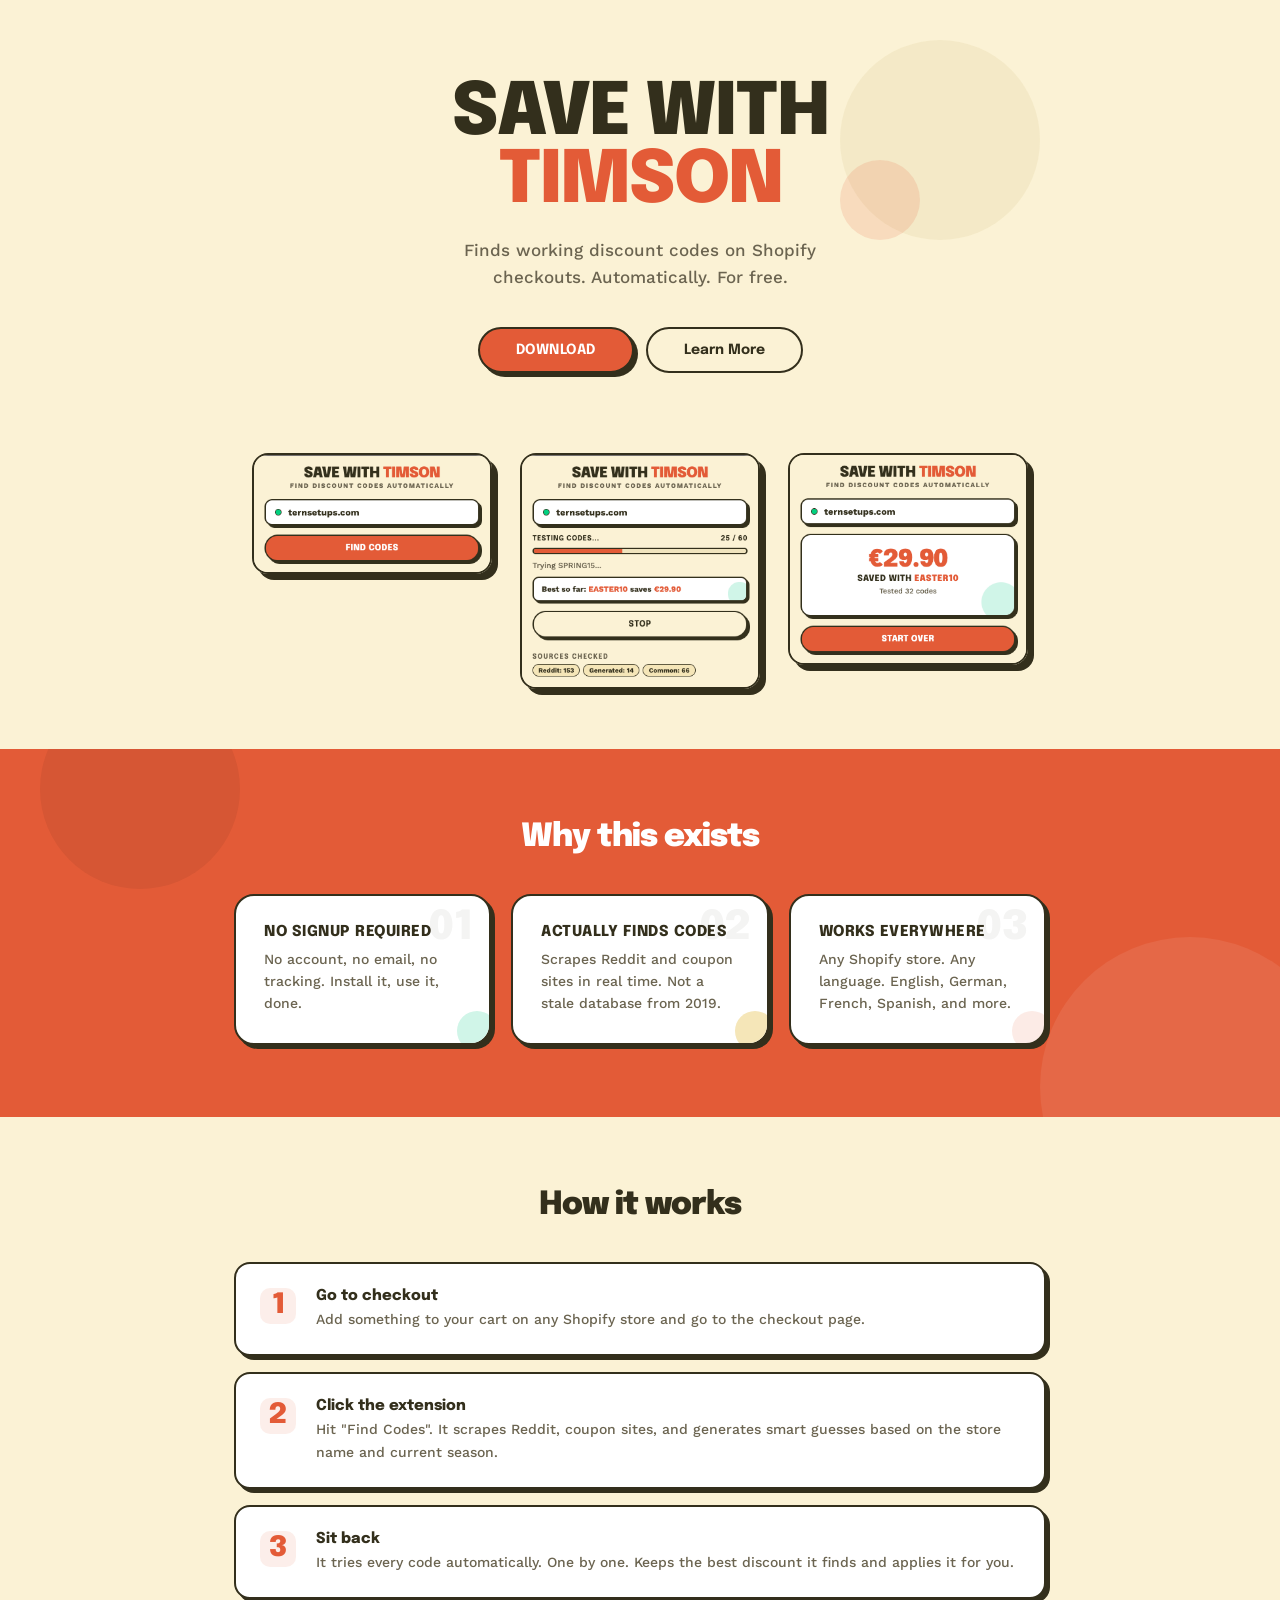
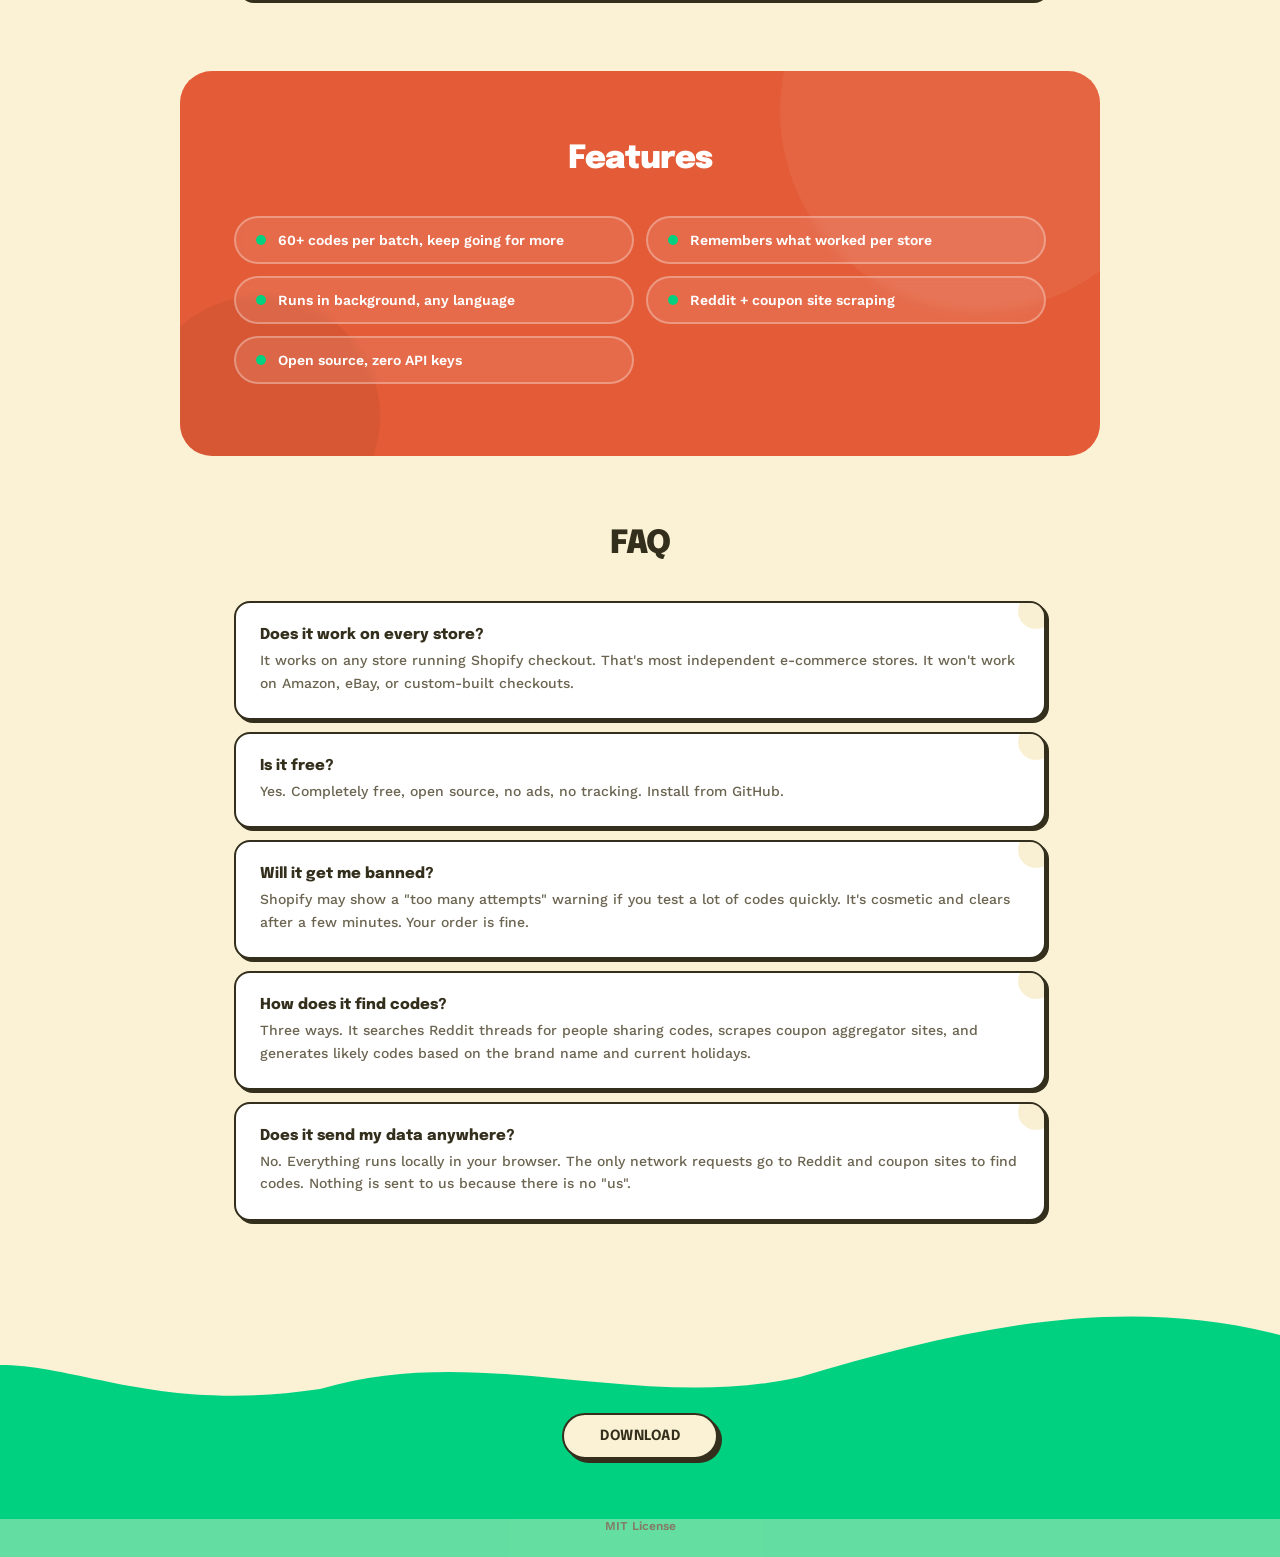
<file: docs/index.html>
<!DOCTYPE html>
<html lang="en">
<head>
  <meta charset="UTF-8">
  <meta name="viewport" content="width=device-width, initial-scale=1.0">
  <title>Save with Timson</title>
  <link rel="icon" type="image/svg+xml" href="./favicon.svg">
  <link rel="preconnect" href="https://fonts.googleapis.com">
  <link rel="preconnect" href="https://fonts.gstatic.com" crossorigin>
  <link href="https://fonts.googleapis.com/css2?family=Epilogue:wght@400;500;600;700;800;900&family=Work+Sans:wght@400;500;600;700&display=swap" rel="stylesheet">
  <style>
    :root {
      --primary: #E35B37;
      --primary-dark: #a83110;
      --secondary: #F4B41A;
      --secondary-light: #f5e6b8;
      --tertiary: #00D180;
      --tertiary-light: #d0f5e8;
      --surface: #FBF2D5;
      --surface-dim: #f0e4be;
      --surface-card: #ffffff;
      --on-surface: #332f1c;
      --on-surface-muted: #6b6450;
    }

    * { margin: 0; padding: 0; box-sizing: border-box; }

    body {
      font-family: 'Work Sans', sans-serif;
      background: var(--surface);
      color: var(--on-surface);
      overflow-x: hidden;
    }

    /* ---- HERO ---- */
    .hero {
      padding: 80px 24px 40px;
      position: relative;
      overflow: hidden;
      max-width: 960px;
      margin: 0 auto;
    }

    .hero::before {
      content: '';
      position: absolute;
      width: 200px;
      height: 200px;
      border-radius: 50%;
      background: var(--surface-dim);
      opacity: 0.6;
      top: 40px;
      right: 80px;
    }

    .hero::after {
      content: '';
      position: absolute;
      width: 80px;
      height: 80px;
      border-radius: 50%;
      background: var(--primary);
      opacity: 0.15;
      top: 160px;
      right: 200px;
    }

    .hero-content {
      position: relative;
      z-index: 1;
      text-align: center;
    }

    .hero h1 {
      font-family: 'Epilogue', sans-serif;
      font-weight: 900;
      font-size: clamp(44px, 7vw, 72px);
      color: var(--on-surface);
      letter-spacing: -2px;
      line-height: 0.95;
      margin-bottom: 20px;
    }

    .hero h1 span {
      color: var(--primary);
    }

    .hero .tagline {
      font-size: 17px;
      font-weight: 500;
      color: var(--on-surface-muted);
      max-width: 440px;
      margin: 0 auto 36px;
      line-height: 1.6;
    }

    .hero-actions {
      display: flex;
      gap: 12px;
      justify-content: center;
      flex-wrap: wrap;
    }

    /* ---- BUTTONS ---- */
    .btn-primary {
      display: inline-flex;
      align-items: center;
      gap: 8px;
      padding: 14px 36px;
      background: var(--primary);
      color: #fff;
      font-family: 'Epilogue', sans-serif;
      font-size: 14px;
      font-weight: 700;
      text-transform: uppercase;
      letter-spacing: 0.5px;
      text-decoration: none;
      border: 2px solid var(--on-surface);
      border-radius: 100px;
      box-shadow: 4px 4px 0px var(--on-surface);
      transition: all 0.2s;
      cursor: pointer;
    }

    .btn-primary:hover {
      background: var(--primary-dark);
      box-shadow: 6px 6px 0px var(--on-surface);
      transform: translateY(-2px);
    }

    .btn-primary:active {
      box-shadow: 2px 2px 0px var(--on-surface);
      transform: translate(2px, 2px);
    }

    .btn-ghost {
      display: inline-flex;
      align-items: center;
      gap: 8px;
      padding: 14px 36px;
      background: transparent;
      color: var(--on-surface);
      font-family: 'Epilogue', sans-serif;
      font-size: 14px;
      font-weight: 700;
      text-decoration: none;
      border: 2px solid var(--on-surface);
      border-radius: 100px;
      transition: all 0.2s;
      cursor: pointer;
    }

    .btn-ghost:hover {
      background: var(--surface-dim);
    }

    /* ---- SCREENSHOTS ---- */
    .screenshots {
      display: flex;
      justify-content: center;
      align-items: flex-start;
      gap: 28px;
      padding: 40px 24px 60px;
      flex-wrap: wrap;
      max-width: 960px;
      margin: 0 auto;
    }

    .screenshots img {
      width: 240px;
      height: auto;
      border: 2px solid var(--on-surface);
      border-radius: 16px;
      box-shadow: 6px 6px 0px var(--on-surface);
    }

    /* ---- SECTIONS ---- */
    .section-inner {
      max-width: 860px;
      margin: 0 auto;
      padding: 72px 24px;
    }

    .section-title {
      font-family: 'Epilogue', sans-serif;
      font-weight: 900;
      font-size: 32px;
      color: var(--on-surface);
      letter-spacing: -1px;
      margin-bottom: 40px;
      text-align: center;
    }

    /* ---- USP SECTION ---- */
    .usp-section {
      background: var(--primary);
      position: relative;
      overflow: hidden;
    }

    .usp-section::before {
      content: '';
      position: absolute;
      width: 300px;
      height: 300px;
      border-radius: 50%;
      background: rgba(255, 255, 255, 0.08);
      bottom: -120px;
      right: -60px;
    }

    .usp-section::after {
      content: '';
      position: absolute;
      width: 200px;
      height: 200px;
      border-radius: 50%;
      background: rgba(0, 0, 0, 0.06);
      top: -60px;
      left: 40px;
    }

    .usp-section .section-title {
      color: #fff;
    }

    .usp-grid {
      display: grid;
      grid-template-columns: repeat(auto-fit, minmax(240px, 1fr));
      gap: 20px;
      position: relative;
      z-index: 1;
    }

    .usp-card {
      background: var(--surface-card);
      border: 2px solid var(--on-surface);
      border-radius: 20px;
      padding: 28px;
      position: relative;
      overflow: hidden;
      box-shadow: 4px 4px 0px var(--on-surface);
    }

    .usp-card::after {
      content: '';
      position: absolute;
      width: 40px;
      height: 40px;
      border-radius: 50%;
      bottom: -8px;
      right: -8px;
    }

    .usp-card:nth-child(1)::after { background: var(--tertiary-light); }
    .usp-card:nth-child(2)::after { background: var(--secondary-light); }
    .usp-card:nth-child(3)::after { background: rgba(227, 91, 55, 0.12); }

    .usp-card .number {
      font-family: 'Epilogue', sans-serif;
      font-weight: 900;
      font-size: 40px;
      color: var(--on-surface);
      opacity: 0.05;
      position: absolute;
      top: 12px;
      right: 16px;
      line-height: 1;
    }

    .usp-card h3 {
      font-family: 'Epilogue', sans-serif;
      font-size: 15px;
      font-weight: 800;
      text-transform: uppercase;
      letter-spacing: 0.5px;
      margin-bottom: 8px;
    }

    .usp-card p {
      font-size: 14px;
      font-weight: 500;
      line-height: 1.6;
      color: var(--on-surface-muted);
    }

    /* ---- HOW IT WORKS ---- */
    .how-section {
      background: var(--surface);
    }

    .steps {
      display: flex;
      flex-direction: column;
      gap: 16px;
    }

    .step {
      display: flex;
      align-items: flex-start;
      gap: 20px;
      background: var(--surface-card);
      border: 2px solid var(--on-surface);
      border-radius: 16px;
      padding: 24px;
      box-shadow: 4px 4px 0px var(--on-surface);
    }

    .step-num {
      font-family: 'Epilogue', sans-serif;
      font-weight: 900;
      font-size: 28px;
      color: var(--primary);
      line-height: 1;
      flex-shrink: 0;
      width: 36px;
      height: 36px;
      display: flex;
      align-items: center;
      justify-content: center;
      background: rgba(227, 91, 55, 0.1);
      border-radius: 10px;
    }

    .step-content h3 {
      font-family: 'Epilogue', sans-serif;
      font-size: 15px;
      font-weight: 800;
      margin-bottom: 4px;
    }

    .step-content p {
      font-size: 14px;
      font-weight: 500;
      line-height: 1.6;
      color: var(--on-surface-muted);
    }

    /* ---- FEATURES SECTION ---- */
    .features-section {
      background: var(--primary);
      position: relative;
      overflow: hidden;
      border-radius: 32px;
      max-width: 920px;
      margin: 0 auto;
    }

    .features-section::before {
      content: '';
      position: absolute;
      width: 400px;
      height: 400px;
      border-radius: 50%;
      background: rgba(255, 255, 255, 0.06);
      top: -160px;
      right: -80px;
    }

    .features-section::after {
      content: '';
      position: absolute;
      width: 240px;
      height: 240px;
      border-radius: 50%;
      background: rgba(0, 0, 0, 0.05);
      bottom: -80px;
      left: -40px;
    }

    .features-section .section-title {
      color: #fff;
    }

    .features-section .section-inner {
      position: relative;
      z-index: 1;
    }

    .feature-list {
      display: grid;
      grid-template-columns: 1fr 1fr;
      gap: 12px;
    }

    .feature-item {
      display: flex;
      align-items: center;
      gap: 12px;
      padding: 14px 20px;
      border: 2px solid rgba(255, 255, 255, 0.3);
      border-radius: 100px;
      font-size: 14px;
      font-weight: 600;
      background: rgba(255, 255, 255, 0.1);
      color: #fff;
      backdrop-filter: blur(4px);
    }

    .feature-dot {
      width: 10px;
      height: 10px;
      background: var(--tertiary);
      border-radius: 50%;
      flex-shrink: 0;
    }

    /* ---- FAQ ---- */
    .faq-section {
      background: var(--surface);
    }

    .faq-list {
      display: flex;
      flex-direction: column;
      gap: 12px;
    }

    .faq-item {
      background: var(--surface-card);
      border: 2px solid var(--on-surface);
      border-radius: 16px;
      padding: 24px;
      position: relative;
      overflow: hidden;
      box-shadow: 3px 3px 0px var(--on-surface);
    }

    .faq-item::before {
      content: '';
      position: absolute;
      width: 36px;
      height: 36px;
      border-radius: 50%;
      top: -10px;
      right: -10px;
      background: var(--secondary-light);
      opacity: 0.6;
    }

    .faq-item h3 {
      font-family: 'Epilogue', sans-serif;
      font-size: 15px;
      font-weight: 800;
      margin-bottom: 6px;
    }

    .faq-item p {
      font-size: 14px;
      font-weight: 500;
      line-height: 1.6;
      color: var(--on-surface-muted);
    }

    /* ---- FOOTER CTA ---- */
    .footer-cta {
      text-align: center;
      padding: 120px 24px 60px;
      position: relative;
      overflow: hidden;
      background: var(--tertiary);
    }

    .footer-cta .btn-primary {
      position: relative;
      z-index: 1;
      background: var(--surface);
      color: var(--on-surface);
    }

    .footer-cta .btn-primary:hover {
      background: var(--surface-dim);
    }

    .footer-cta .wave {
      position: absolute;
      top: 0;
      left: 0;
      right: 0;
      height: 120px;
      background-image: url("data:image/svg+xml,%3Csvg xmlns='http://www.w3.org/2000/svg' viewBox='0 0 400 100' preserveAspectRatio='none'%3E%3Cpath d='M0,0 L400,0 L400,35 C350,0 300,30 250,70 C200,100 150,40 100,80 C50,100 25,60 0,60 Z' fill='%23FBF2D5'/%3E%3C/svg%3E");
      background-size: 100% 100%;
    }

    /* ---- FOOTER BAR ---- */
    .footer-bar {
      background: var(--tertiary);
      text-align: center;
      padding: 0 24px 24px;
      font-size: 12px;
      font-weight: 600;
      color: var(--on-surface);
      opacity: 0.6;
    }

    /* ---- RESPONSIVE ---- */
    @media (max-width: 700px) {
      .feature-list { grid-template-columns: 1fr; }
      .screenshots { gap: 16px; }
      .screenshots img { width: 200px; }
    }
  </style>
</head>
<body>

  <!-- HERO -->
  <div class="hero">
    <div class="hero-content">
      <h1>SAVE WITH<br><span>TIMSON</span></h1>
      <p class="tagline">
        Finds working discount codes on Shopify checkouts. Automatically. For free.
      </p>
      <div class="hero-actions">
        <a href="https://github.com/OnlyTimsons/SaveWithTimson/releases/latest" class="btn-primary">Download</a>
        <a href="https://github.com/OnlyTimsons/SaveWithTimson" class="btn-ghost">Learn More</a>
      </div>
    </div>
  </div>

  <!-- SCREENSHOTS -->
  <div class="screenshots">
    <img src="../screenshots/idle.png" alt="Ready state">
    <img src="../screenshots/searching.png" alt="Searching for codes">
    <img src="../screenshots/found.png" alt="Discount found">
  </div>

  <!-- WHY THIS -->
  <div class="usp-section">
    <div class="section-inner">
      <h2 class="section-title">Why this exists</h2>
      <div class="usp-grid">
        <div class="usp-card">
          <h3>No signup required</h3>
          <p>No account, no email, no tracking. Install it, use it, done.</p>
          <span class="number">01</span>
        </div>
        <div class="usp-card">
          <h3>Actually finds codes</h3>
          <p>Scrapes Reddit and coupon sites in real time. Not a stale database from 2019.</p>
          <span class="number">02</span>
        </div>
        <div class="usp-card">
          <h3>Works everywhere</h3>
          <p>Any Shopify store. Any language. English, German, French, Spanish, and more.</p>
          <span class="number">03</span>
        </div>
      </div>
    </div>
  </div>

  <!-- HOW IT WORKS -->
  <div class="how-section">
    <div class="section-inner">
      <h2 class="section-title">How it works</h2>
      <div class="steps">
        <div class="step">
          <span class="step-num">1</span>
          <div class="step-content">
            <h3>Go to checkout</h3>
            <p>Add something to your cart on any Shopify store and go to the checkout page.</p>
          </div>
        </div>
        <div class="step">
          <span class="step-num">2</span>
          <div class="step-content">
            <h3>Click the extension</h3>
            <p>Hit "Find Codes". It scrapes Reddit, coupon sites, and generates smart guesses based on the store name and current season.</p>
          </div>
        </div>
        <div class="step">
          <span class="step-num">3</span>
          <div class="step-content">
            <h3>Sit back</h3>
            <p>It tries every code automatically. One by one. Keeps the best discount it finds and applies it for you.</p>
          </div>
        </div>
      </div>
    </div>
  </div>

  <!-- FEATURES -->
  <div class="features-section">
    <div class="section-inner">
      <h2 class="section-title">Features</h2>
      <div class="feature-list">
        <div class="feature-item"><span class="feature-dot"></span> 60+ codes per batch, keep going for more</div>
        <div class="feature-item"><span class="feature-dot"></span> Remembers what worked per store</div>
        <div class="feature-item"><span class="feature-dot"></span> Runs in background, any language</div>
        <div class="feature-item"><span class="feature-dot"></span> Reddit + coupon site scraping</div>
        <div class="feature-item"><span class="feature-dot"></span> Open source, zero API keys</div>
      </div>
    </div>
  </div>

  <!-- FAQ -->
  <div class="faq-section">
    <div class="section-inner">
      <h2 class="section-title">FAQ</h2>
      <div class="faq-list">
        <div class="faq-item">
          <h3>Does it work on every store?</h3>
          <p>It works on any store running Shopify checkout. That's most independent e-commerce stores. It won't work on Amazon, eBay, or custom-built checkouts.</p>
        </div>
        <div class="faq-item">
          <h3>Is it free?</h3>
          <p>Yes. Completely free, open source, no ads, no tracking. Install from GitHub.</p>
        </div>
        <div class="faq-item">
          <h3>Will it get me banned?</h3>
          <p>Shopify may show a "too many attempts" warning if you test a lot of codes quickly. It's cosmetic and clears after a few minutes. Your order is fine.</p>
        </div>
        <div class="faq-item">
          <h3>How does it find codes?</h3>
          <p>Three ways. It searches Reddit threads for people sharing codes, scrapes coupon aggregator sites, and generates likely codes based on the brand name and current holidays.</p>
        </div>
        <div class="faq-item">
          <h3>Does it send my data anywhere?</h3>
          <p>No. Everything runs locally in your browser. The only network requests go to Reddit and coupon sites to find codes. Nothing is sent to us because there is no "us".</p>
        </div>
      </div>
    </div>
  </div>

  <!-- FOOTER CTA -->
  <div class="footer-cta">
    <div class="wave"></div>
    <a href="https://github.com/OnlyTimsons/SaveWithTimson/releases/latest" class="btn-primary">Download</a>
  </div>
  <div class="footer-bar">MIT License</div>

</body>
</html>
</file>
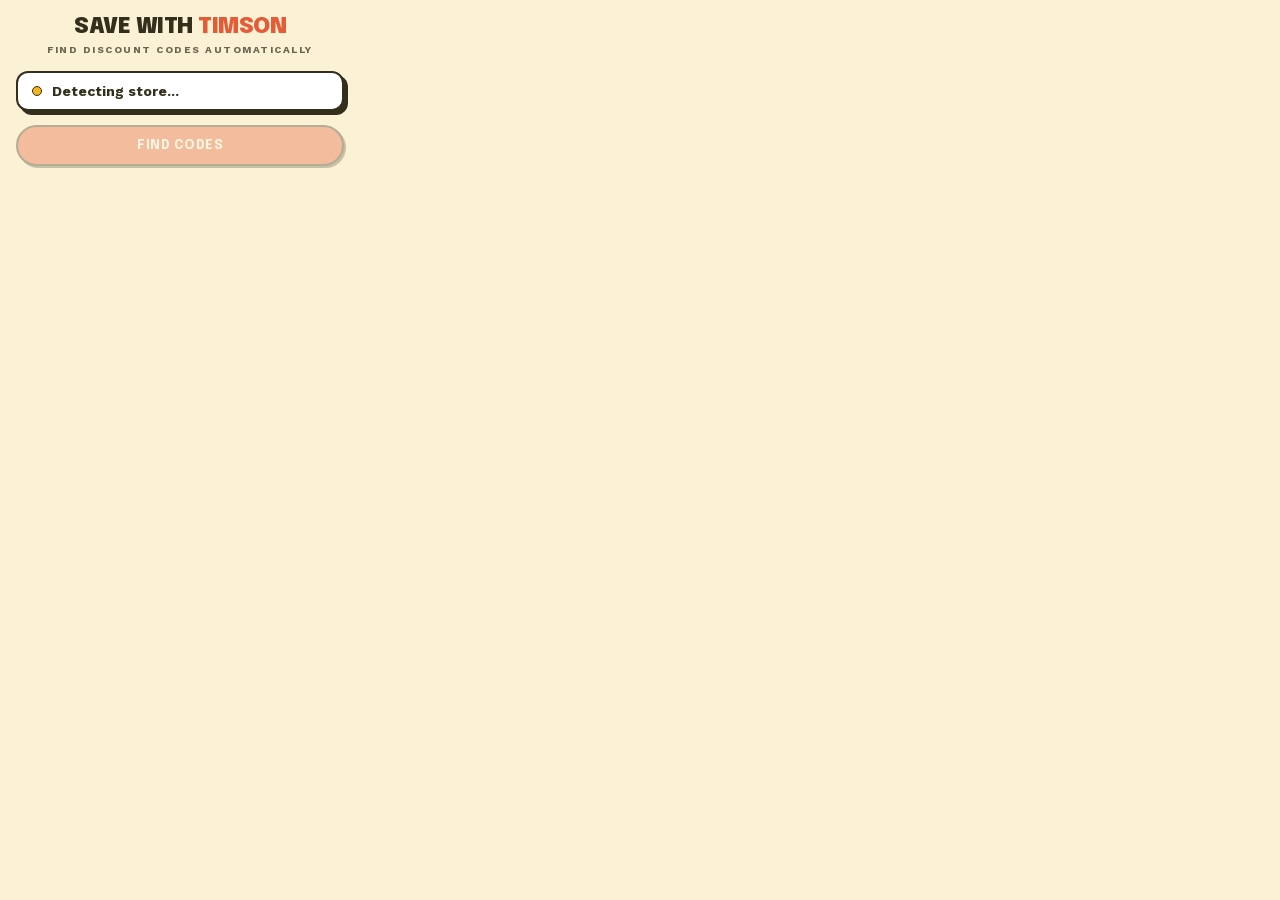
<file: popup/popup.html>
<!DOCTYPE html>
<html lang="en">
<head>
  <meta charset="UTF-8">
  <link rel="stylesheet" href="popup.css">
</head>
<body>
  <div class="container">
    <div class="header">
      <h1>SAVE WITH <span>TIMSON</span></h1>
      <span class="tagline">FIND DISCOUNT CODES AUTOMATICALLY</span>
    </div>

    <div id="store-info" class="store-card">
      <span class="dot detecting"></span>
      <span id="store-name">Detecting store...</span>
    </div>

    <div id="not-shopify" class="message-card hidden">
      <p>NOT A SHOPIFY CHECKOUT</p>
      <p class="hint">Navigate to a checkout page and try again.</p>
    </div>

    <div id="existing-discount" class="message-card info hidden">
      <p>Discount <strong id="existing-code"></strong> is already applied.</p>
      <p class="hint">Search for a better one?</p>
    </div>

    <div id="progress-section" class="hidden">
      <div class="progress-header">
        <span id="progress-phase"></span>
        <span id="progress-count"></span>
      </div>
      <div class="progress-bar">
        <div id="progress-fill" class="progress-fill"></div>
      </div>
      <div id="progress-code" class="progress-code"></div>
      <div id="progress-best" class="progress-best hidden">
        Best so far: <strong id="best-code"></strong> saves <strong id="best-amount"></strong>
      </div>
    </div>

    <div id="result-section" class="hidden">
      <div id="result-success" class="result-card success hidden">
        <div class="result-amount" id="result-amount"></div>
        <div class="result-text">
          SAVED WITH <strong id="result-code"></strong>
        </div>
        <div id="result-detail" class="result-detail"></div>
        <div class="wave-bottom"></div>
      </div>
      <div id="result-none" class="result-card none hidden">
        <div class="result-text">NO CODES FOUND</div>
        <div class="result-detail" id="result-tried"></div>
      </div>
    </div>

    <div class="actions">
      <button id="start-btn" class="btn primary" disabled>FIND CODES</button>
      <button id="cancel-btn" class="btn secondary hidden">STOP</button>
      <button id="continue-btn" class="btn secondary hidden">KEEP GOING (<span id="remaining-count"></span> MORE)</button>
    </div>

    <div id="sources-info" class="sources-info hidden">
      <div class="sources-title">SOURCES CHECKED</div>
      <div id="sources-list" class="sources-list"></div>
    </div>
  </div>

  <script src="popup.js"></script>
</body>
</html>
</file>
<file: popup/popup.css>
/* ===========================================
   RETROTIMSON DESIGN SYSTEM
   Save with Timson — Chrome Extension
   =========================================== */

@font-face {
  font-family: 'Epilogue';
  font-style: normal;
  font-weight: 400 900;
  font-display: swap;
  src: url(fonts/epilogue-latin.woff2) format('woff2');
}

@font-face {
  font-family: 'Work Sans';
  font-style: normal;
  font-weight: 400 700;
  font-display: swap;
  src: url(fonts/worksans-latin.woff2) format('woff2');
}

:root {
  --primary: #E35B37;
  --primary-dark: #a83110;
  --secondary: #F4B41A;
  --secondary-light: #f5e6b8;
  --tertiary: #00D180;
  --tertiary-light: #d0f5e8;
  --surface: #FBF2D5;
  --surface-dim: #f0e4be;
  --surface-card: #ffffff;
  --on-surface: #332f1c;
  --on-surface-muted: #6b6450;
  --ink-border: 2px solid var(--on-surface);
  --hard-shadow: 4px 4px 0px var(--on-surface);
  --hard-shadow-hover: 6px 6px 0px var(--on-surface);
}

* {
  margin: 0;
  padding: 0;
  box-sizing: border-box;
}

body {
  width: 360px;
  font-family: 'Work Sans', -apple-system, sans-serif;
  background: var(--surface);
  color: var(--on-surface);
}

.container {
  padding: 16px;
}

.hidden {
  display: none !important;
}

/* --- Header --- */
.header {
  text-align: center;
  margin-bottom: 14px;
}

.header h1 {
  font-family: 'Epilogue', sans-serif;
  font-size: 22px;
  font-weight: 900;
  letter-spacing: -0.5px;
  text-transform: uppercase;
  color: var(--on-surface);
}

.header h1 span {
  color: var(--primary);
}

.tagline {
  font-size: 10px;
  font-weight: 700;
  letter-spacing: 1.5px;
  text-transform: uppercase;
  color: var(--on-surface-muted);
}

/* --- Store Card --- */
.store-card {
  display: flex;
  align-items: center;
  gap: 10px;
  padding: 10px 14px;
  background: var(--surface-card);
  border: var(--ink-border);
  border-radius: 12px;
  box-shadow: var(--hard-shadow);
  font-size: 14px;
  font-weight: 700;
  margin-bottom: 14px;
}

.dot {
  width: 10px;
  height: 10px;
  border-radius: 50%;
  flex-shrink: 0;
  border: 1.5px solid var(--on-surface);
}

.dot.detecting {
  background: var(--secondary);
  animation: pulse 1.2s ease-in-out infinite;
}

.dot.ready {
  background: var(--tertiary);
}

.dot.error {
  background: var(--primary);
}

@keyframes pulse {
  0%, 100% { opacity: 1; }
  50% { opacity: 0.4; }
}

/* --- Messages --- */
.message-card {
  padding: 12px 14px;
  border: var(--ink-border);
  border-radius: 12px;
  font-size: 13px;
  font-weight: 500;
  margin-bottom: 14px;
  background: var(--surface-card);
  box-shadow: 3px 3px 0px var(--on-surface);
}

.message-card.info {
  border-left: 5px solid var(--primary);
}

.message-card .hint {
  color: var(--on-surface-muted);
  margin-top: 4px;
  font-size: 11px;
}

/* --- Progress --- */
#progress-section {
  margin-bottom: 14px;
}

.progress-header {
  display: flex;
  justify-content: space-between;
  font-family: 'Epilogue', sans-serif;
  font-size: 11px;
  font-weight: 700;
  text-transform: uppercase;
  letter-spacing: 0.5px;
  margin-bottom: 8px;
  color: var(--on-surface);
}

.progress-bar {
  height: 10px;
  background: var(--surface-dim);
  border: var(--ink-border);
  border-radius: 6px;
  overflow: hidden;
  margin-bottom: 10px;
}

.progress-fill {
  height: 100%;
  background: var(--primary);
  width: 0%;
  transition: width 0.3s ease;
}

.progress-code {
  font-size: 12px;
  font-weight: 500;
  color: var(--on-surface-muted);
}

.progress-best {
  margin-top: 10px;
  padding: 10px 12px;
  background: var(--surface-card);
  border: var(--ink-border);
  border-radius: 10px;
  font-size: 12px;
  font-weight: 700;
  box-shadow: 3px 3px 0px var(--on-surface);
  position: relative;
  overflow: hidden;
}

.progress-best strong {
  color: var(--primary);
}

/* Geometric accent on "best so far" card */
.progress-best::after {
  content: '';
  position: absolute;
  bottom: -8px;
  right: -8px;
  width: 36px;
  height: 36px;
  border-radius: 50%;
  background: var(--tertiary-light);
  pointer-events: none;
}

/* --- Results --- */
.result-card {
  text-align: center;
  padding: 20px 16px;
  border: var(--ink-border);
  border-radius: 16px;
  margin-bottom: 14px;
  position: relative;
  overflow: hidden;
}

.result-card.success {
  background: var(--surface-card);
  box-shadow: var(--hard-shadow);
  padding-bottom: 30px;
}

.result-card.none {
  background: var(--surface-card);
  box-shadow: 3px 3px 0px var(--on-surface);
}

.result-amount {
  font-family: 'Epilogue', sans-serif;
  font-size: 36px;
  font-weight: 900;
  color: var(--primary);
  letter-spacing: -1px;
  line-height: 1;
  margin-bottom: 4px;
}

.result-text {
  font-family: 'Epilogue', sans-serif;
  font-size: 13px;
  font-weight: 800;
  text-transform: uppercase;
  letter-spacing: 0.5px;
}

.result-text strong {
  color: var(--primary);
}

.result-detail {
  font-size: 11px;
  font-weight: 500;
  color: var(--on-surface-muted);
  margin-top: 6px;
  position: relative;
  z-index: 1;
}

/* Geometric accent on success card */
.wave-bottom {
  position: absolute;
  bottom: -10px;
  right: -10px;
  width: 60px;
  height: 60px;
  border-radius: 50%;
  background: var(--tertiary-light);
  pointer-events: none;
}

/* --- Buttons --- */
.actions {
  display: flex;
  gap: 8px;
}

.btn {
  flex: 1;
  padding: 12px;
  border: var(--ink-border);
  border-radius: 100px;
  font-family: 'Epilogue', sans-serif;
  font-size: 13px;
  font-weight: 700;
  text-transform: uppercase;
  letter-spacing: 0.5px;
  cursor: pointer;
  transition: all 0.15s ease;
  box-shadow: var(--hard-shadow);
}

.btn:active {
  box-shadow: 2px 2px 0px var(--on-surface);
  transform: translate(2px, 2px);
}

.btn:disabled {
  opacity: 0.35;
  cursor: not-allowed;
  box-shadow: 2px 2px 0px var(--on-surface-muted);
}

.btn.primary {
  background: var(--primary);
  color: #fff;
}

.btn.primary:hover:not(:disabled) {
  background: var(--primary-dark);
  box-shadow: var(--hard-shadow-hover);
  transform: translateY(-2px);
}

.btn.secondary {
  background: var(--surface);
  color: var(--on-surface);
}

.btn.secondary:hover {
  background: var(--surface-dim);
  box-shadow: var(--hard-shadow-hover);
  transform: translateY(-2px);
}

/* --- Sources --- */
.sources-info {
  margin-top: 14px;
  padding-top: 10px;
}

.sources-title {
  font-family: 'Epilogue', sans-serif;
  font-size: 10px;
  font-weight: 700;
  text-transform: uppercase;
  letter-spacing: 1.5px;
  color: var(--on-surface-muted);
  margin-bottom: 6px;
}

.sources-list {
  display: flex;
  flex-wrap: wrap;
  gap: 5px;
}

.source-tag {
  font-size: 10px;
  font-weight: 700;
  padding: 3px 8px;
  background: var(--secondary-light);
  border: 1.5px solid var(--on-surface);
  border-radius: 100px;
  color: var(--on-surface);
}
</file>
